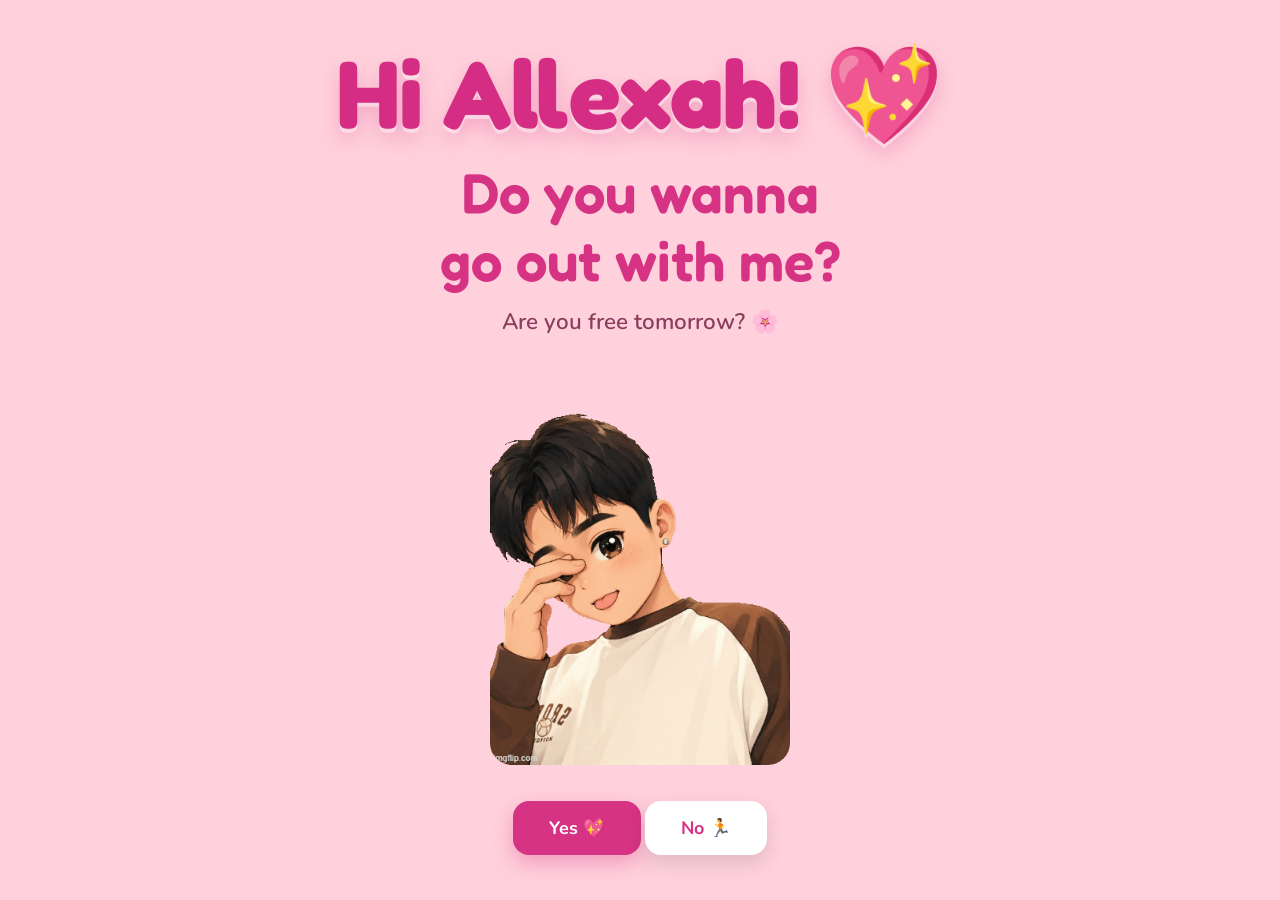
<file: index.html>
<!DOCTYPE html>
<html lang="en">

<head>
    <meta charset="UTF-8">
    <meta name="viewport" content="width=device-width, initial-scale=1.0">

    <title>Will You Go Out With Me? ❤️</title>

   <link href="https://fonts.googleapis.com/css2?family=Fredoka:wght@400;500;600;700&family=Nunito:wght@400;700;900&display=swap" rel="stylesheet">
    <link rel="stylesheet" href="styles.css">
</head>

<body>

    <div class="container">

        <!-- Greeting -->
        <h1 class="greeting">
            Hi Allexah! 💖
        </h1>

        <!-- Main Question -->
        <h1 class="header_text">
            Do you wanna <br>
            go out with me?
        </h1>

        <!-- Subtitle -->
        <h2 class="sub_text">
            Are you free tomorrow? 🌸
        </h2>

        <!-- GIF -->
        <div class="gif_container">
            <img src="cute.gif" alt="Cute GIF">
        </div>

        <!-- Buttons -->
        <div class="buttons">

            <button class="btn yes-btn" onclick="nextPage()">
                Yes 💖
            </button>

            <button
                class="btn no-btn"
                id="noButton"
                onmouseover="moveButton()"
                onclick="moveButton()">
                No 🏃
            </button>

        </div>

    </div>

    <!-- Background Music -->
    <audio id="bgMusic" autoplay loop>
        <source src="music.mp3" type="audio/mpeg">
        Your browser does not support the audio element.
    </audio>

    <script>

        const music = document.getElementById("bgMusic");

        // Try to play music
        window.addEventListener("load", () => {

            music.volume = 0.4;

            music.play().catch(error => {
                console.log("Autoplay was blocked by the browser.");
            });

        });

        // Go to Yes page
        function nextPage() {
            window.location.href = "yes.html";
        }

        // Move the No button randomly
        function moveButton() {

            const button = document.getElementById("noButton");

            const maxX = window.innerWidth - button.offsetWidth;
            const maxY = window.innerHeight - button.offsetHeight;

            const randomX = Math.random() * maxX;
            const randomY = Math.random() * maxY;

            button.style.position = "fixed";
            button.style.left = randomX + "px";
            button.style.top = randomY + "px";

        }

    </script>

</body>

</html>
</file>
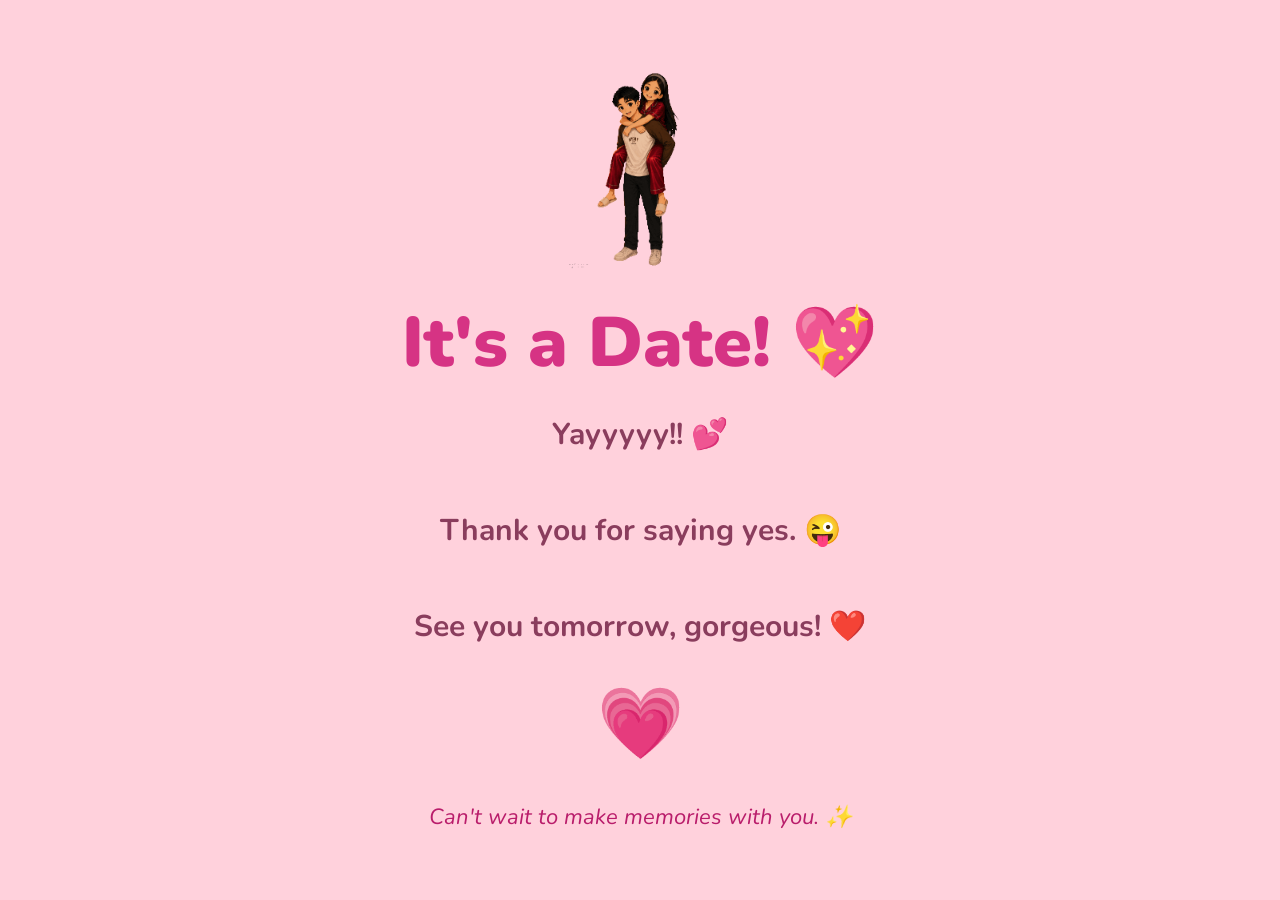
<file: final.html>
<!DOCTYPE html>
<html lang="en">

<head>
    <meta charset="UTF-8">
    <meta name="viewport" content="width=device-width, initial-scale=1.0">
    <title>It's a Date! ❤️</title>

    <link href="https://fonts.googleapis.com/css2?family=Nunito:wght@400;700;900&display=swap" rel="stylesheet">

    <style>
        * {
            margin: 0;
            padding: 0;
            box-sizing: border-box;
        }

        body {
            min-height: 100vh;
            background: #FFD1DC;
            font-family: 'Nunito', sans-serif;
            display: flex;
            justify-content: center;
            align-items: center;
            overflow: hidden;
            position: relative;
        }

        .container {
            text-align: center;
            padding: 30px;
            z-index: 2;
        }

   .celebrate-gif {
    width: 150px;
    height: auto;
    max-width: 90%;
    margin-bottom: 20px;
}
        h1 {
            font-size: 70px;
            color: #d63384;
            font-weight: 900;
            margin-bottom: 20px;
        }

        .message {
            font-size: 30px;
            color: #8a3d5d;
            line-height: 1.6;
            font-weight: 700;
            margin-bottom: 25px;
        }

        .heart {
            font-size: 70px;
            animation: pulse 1.3s infinite;
        }

        @keyframes pulse {
            0%, 100% {
                transform: scale(1);
            }

            50% {
                transform: scale(1.15);
            }
        }

        .floating-heart {
            position: absolute;
            bottom: -40px;
            font-size: 28px;
            animation: floatUp linear forwards;
        }

        @keyframes floatUp {
            from {
                transform: translateY(0);
                opacity: 0;
            }

            20% {
                opacity: 1;
            }

            to {
                transform: translateY(-110vh);
                opacity: 0;
            }
        }

        .footer {
            margin-top: 30px;
            font-size: 22px;
            color: #b91d6b;
            font-style: italic;
        }
    </style>
</head>

<body>

    <div class="container">

        <!-- Replace with your favorite cute GIF -->
        <img src="backhug.gif" alt="backhug" class="celebrate-gif">

        <h1>It's a Date! 💖</h1>

        <div class="message">
            Yayyyyy!! 💕<br><br>

            Thank you for saying yes.  😜 <br><br>

            <strong>See you tomorrow, gorgeous! ❤️</strong>
        </div>

        <div class="heart">💗</div>

        <div class="footer">
            Can't wait to make memories with you. ✨
        </div>

    </div>

    <!-- Background Music -->
    <audio id="bgMusic" loop>
        <source src="music.mp3" type="audio/mpeg">
    </audio>

    <script>
        // Continue background music
        const music = document.getElementById("bgMusic");

        if (localStorage.getItem("musicStarted") === "true") {

            const savedTime = localStorage.getItem("musicTime");

            if (savedTime) {
                music.currentTime = parseFloat(savedTime);
            }

            music.play().catch(() => { });

        }

        setInterval(() => {
            if (!music.paused) {
                localStorage.setItem("musicTime", music.currentTime);
            }
        }, 500);

        // Floating hearts
        function createHeart() {

            const heart = document.createElement("div");

            heart.className = "floating-heart";
            heart.innerHTML = ["💖", "💕", "💗", "💞", "❤️"][Math.floor(Math.random() * 5)];

            heart.style.left = Math.random() * 100 + "vw";
            heart.style.animationDuration = (4 + Math.random() * 3) + "s";

            document.body.appendChild(heart);

            setTimeout(() => {
                heart.remove();
            }, 7000);
        }

        setInterval(createHeart, 300);
    </script>

</body>

</html>
</file>
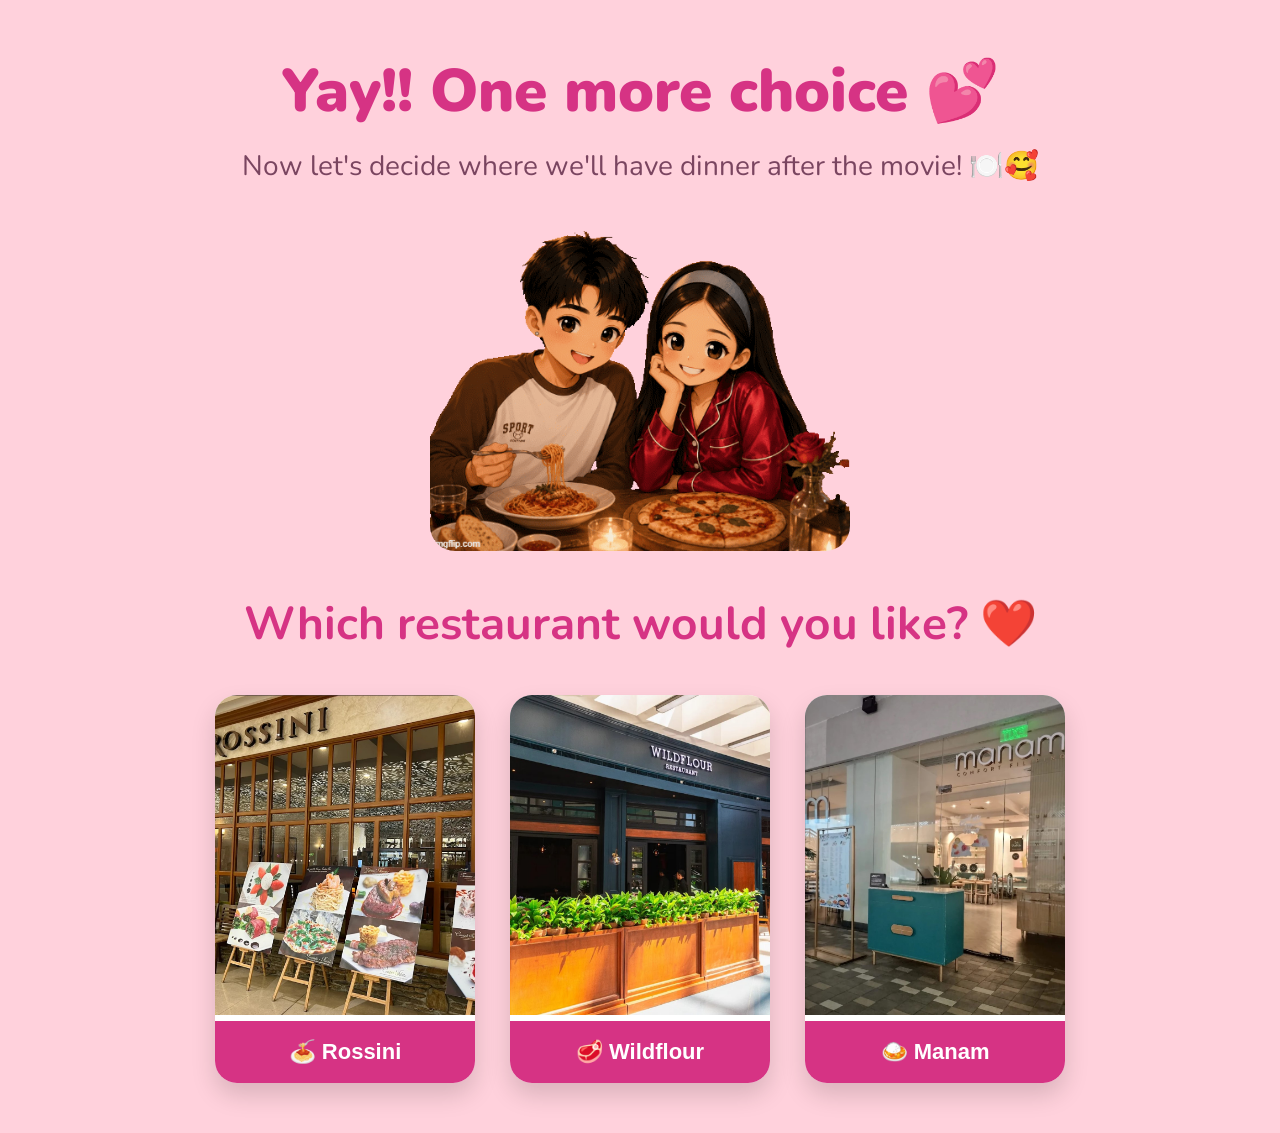
<file: restaurant.html>
<!DOCTYPE html>
<html lang="en">

<head>
    <meta charset="UTF-8">
    <meta name="viewport" content="width=device-width, initial-scale=1.0">

    <title>Dinner Date ❤️</title>

    <link href="https://fonts.googleapis.com/css2?family=Nunito:wght@400;700;900&display=swap" rel="stylesheet">
    <link rel="stylesheet" href="restaurant_style.css">
</head>

<body>

    <div class="container">

        <h1 class="header_text">
            Yay!! One more choice 💕
        </h1>

        <p class="message">
            Now let's decide where we'll have dinner after the movie! 🍽️🥰
        </p>

        <!-- Cute Eating GIF -->
        <div class="gif_container">
            <img src="eating.gif" alt="Cute Dinner Date" class="eating_gif">
        </div>

        <h2 class="restaurant_title">
            Which restaurant would you like? ❤️
        </h2>

        <div class="restaurant_container">

            <!-- Rossini -->
            <div class="restaurant_card">
                <img src="rossini.jpeg" alt="Rossini">

                <button onclick="chooseRestaurant('Rossini')">
                    🍝 Rossini
                </button>
            </div>

            <!-- Wildflour -->
            <div class="restaurant_card">
                <img src="wildflour.jpeg" alt="Wildflour">

                <button onclick="chooseRestaurant('Wildflour')">
                    🥩 Wildflour
                </button>
            </div>

            <!-- Manam -->
            <div class="restaurant_card">
                <img src="manam.jpeg" alt="Manam">

                <button onclick="chooseRestaurant('Manam')">
                    🍛 Manam
                </button>
            </div>

        </div>

    </div>

    <!-- Background Music -->
    <audio id="bgMusic" loop>
        <source src="music.mp3" type="audio/mpeg">
    </audio>

    <script>

        // ==========================
        // Background Music
        // ==========================

        const music = document.getElementById("bgMusic");

        if (localStorage.getItem("musicStarted") === "true") {

            const savedTime = localStorage.getItem("musicTime");

            if (savedTime) {
                music.currentTime = parseFloat(savedTime);
            }

            music.play().catch(() => {});

        }

        setInterval(() => {

            if (!music.paused) {
                localStorage.setItem("musicTime", music.currentTime);
            }

        }, 500);

        // ==========================
        // Restaurant Selection
        // ==========================

        function chooseRestaurant(restaurant) {

            // Save restaurant (optional, for future use)
            localStorage.setItem("selectedRestaurant", restaurant);

            // Go to the final page
            window.location.href = "final.html";
        }

    </script>

</body>

</html>
</file>
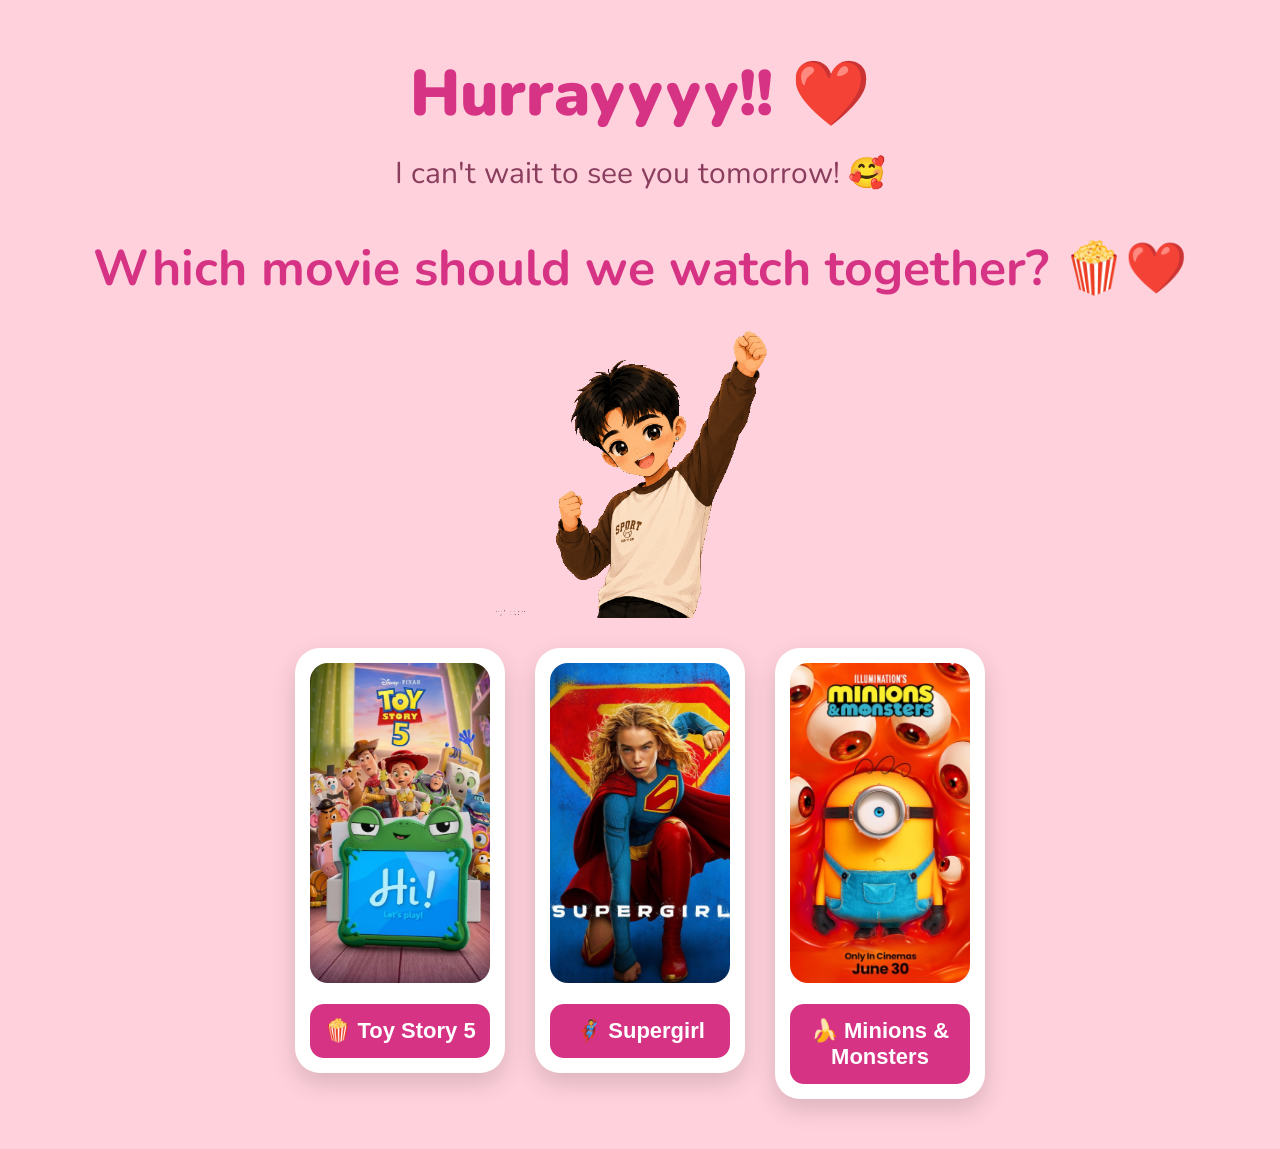
<file: yes.html>
<!DOCTYPE html>
<html lang="en">

<head>
    <meta charset="UTF-8">
    <meta name="viewport" content="width=device-width, initial-scale=1.0">
    <title>Our Movie Date 🎬</title>

    <link href="https://fonts.googleapis.com/css2?family=Nunito:wght@400;700;900&display=swap" rel="stylesheet">
    <link rel="stylesheet" href="yes_style.css">
</head>

<body>

    <div class="container">

        <h1 class="header_text">
            Hurrayyyy!! ❤️
        </h1>

        <p class="message">
            I can't wait to see you tomorrow! 🥰
        </p>

        <h2 class="movie_title">
            Which movie should we watch together? 🍿❤️
        </h2>

        <!-- Jumping Chibi -->
        <img src="Jump.gif" alt="Happy Jump" class="jump-gif">

        <div class="movie_container">

            <!-- Toy Story -->
            <div class="movie_card">
                <img src="toy story.jpg" alt="Toy Story 5">

                <button onclick="window.location.href='restaurant.html'">
                    🍿 Toy Story 5
                </button>
            </div>

            <!-- Supergirl -->
            <div class="movie_card">
                <img src="supergirl1.jpg" alt="Supergirl">

                <button onclick="window.location.href='restaurant.html'">
                    🦸 Supergirl
                </button>
            </div>

            <!-- Minions -->
            <div class="movie_card">
                <img src="minions1.jpg" alt="Minions & Monsters">

                <button onclick="window.location.href='restaurant.html'">
                    🍌 Minions & Monsters
                </button>
            </div>

        </div>

    </div>

    <!-- Background Music -->
    <audio id="bgMusic" loop>
        <source src="music.mp3" type="audio/mpeg">
    </audio>

    <script>
        // ==========================
        // Background Music
        // ==========================

        const music = document.getElementById("bgMusic");

        if (localStorage.getItem("musicStarted") === "true") {

            const savedTime = localStorage.getItem("musicTime");

            if (savedTime) {
                music.currentTime = parseFloat(savedTime);
            }

            music.play().catch(() => {});
        }

        setInterval(() => {

            if (!music.paused) {
                localStorage.setItem("musicTime", music.currentTime);
            }

        }, 500);
    </script>

</body>

</html>
</file>
<file: styles.css>
/* ===========================
   RESET
=========================== */
*{
    margin:0;
    padding:0;
    box-sizing:border-box;
}

/* ===========================
   BODY
=========================== */
body{
    min-height:100vh;
    display:flex;
    justify-content:center;
    align-items:center;
    background:#FFD1DC;
    font-family:'Nunito',sans-serif;
    overflow:hidden;
}

/* ===========================
   CONTAINER
=========================== */
.container{
    text-align:center;
    max-width:900px;
    width:90%;
    animation:fadeIn 0.8s ease;
}

/* ===========================
   GREETING
=========================== */
.greeting{
    font-family:'Fredoka',sans-serif;
    font-size:6rem;
    font-weight:700;
    color:#D62D84;
    line-height:1;
    margin-bottom:18px;
    text-shadow:
        0 4px 0 rgba(255,255,255,.45),
        0 10px 20px rgba(214,45,132,.25);
    animation:bounceIn .8s ease;
}

/* ===========================
   QUESTION
=========================== */
.header_text{
    font-family:'Fredoka',sans-serif;
    font-size:3.5rem;
    font-weight:600;
    color:#D63384;
    line-height:1.2;
    margin-bottom:12px;
}

/* ===========================
   SUBTITLE
=========================== */
.sub_text{
    font-size:1.4rem;
    font-weight:600;
    color:#8a3d5d;
    margin-bottom:28px;
}

/* ===========================
   GIF
=========================== */
.gif_container img{
    width:300px;
    border-radius:22px;
    transition:.3s ease;
}

.gif_container img:hover{
    transform:scale(1.05);
}

/* ===========================
   BUTTONS
=========================== */
.buttons{
    margin-top:30px;
}

.btn{
    padding:15px 36px;
    border:none;
    border-radius:16px;
    font-size:18px;
    font-weight:700;
    cursor:pointer;
    transition:.25s ease;
    font-family:'Nunito',sans-serif;
}

.yes-btn{
    background:#D63384;
    color:white;
    box-shadow:0 8px 20px rgba(214,51,132,.35);
}

.yes-btn:hover{
    background:#C71E76;
    transform:translateY(-3px) scale(1.08);
}

.no-btn{
    background:white;
    color:#D63384;
    box-shadow:0 8px 20px rgba(0,0,0,.12);
}

.no-btn:hover{
    transform:scale(1.08);
}

/* ===========================
   ANIMATIONS
=========================== */
@keyframes fadeIn{
    from{
        opacity:0;
        transform:translateY(20px);
    }
    to{
        opacity:1;
        transform:translateY(0);
    }
}

@keyframes bounceIn{
    0%{
        opacity:0;
        transform:scale(.5);
    }
    60%{
        transform:scale(1.08);
    }
    100%{
        opacity:1;
        transform:scale(1);
    }
}

/* ===========================
   MOBILE
=========================== */
@media (max-width:768px){

    .greeting{
        font-size:3.8rem;
    }

    .header_text{
        font-size:2.3rem;
    }

    .sub_text{
        font-size:1.1rem;
    }

    .gif_container img{
        width:230px;
    }

    .btn{
        padding:13px 28px;
        font-size:16px;
    }
}
</file>
<file: restaurant_style.css>
/* ===========================
   RESET
=========================== */

*{
    margin:0;
    padding:0;
    box-sizing:border-box;
}

/* ===========================
   BODY
=========================== */

body{
    background:#FFD1DC;
    font-family:'Nunito',sans-serif;
    min-height:100vh;
}

/* ===========================
   MAIN CONTAINER
=========================== */

.container{
    width:90%;
    max-width:1200px;
    margin:auto;
    text-align:center;
    padding:50px 20px;
}

/* ===========================
   HEADER
=========================== */

.header_text{
    font-size:60px;
    color:#d63384;
    font-weight:900;
    margin-bottom:15px;
}

.message{
    font-size:28px;
    color:#7a4560;
    margin-bottom:30px;
}

/* ===========================
   GIF
=========================== */

.gif_container{
    margin-bottom:35px;
}

.eating_gif{
    width:420px;
    max-width:90%;
    height:auto;
    border-radius:25px;
}

/* ===========================
   TITLE
=========================== */

.restaurant_title{
    font-size:46px;
    color:#d63384;
    margin-bottom:40px;
}

/* ===========================
   RESTAURANT CONTAINER
=========================== */

.restaurant_container{
    display:flex;
    justify-content:center;
    gap:35px;
    flex-wrap:wrap;
}

/* ===========================
   CARD
=========================== */

.restaurant_card{
    width:260px;
    background:white;
    border-radius:22px;
    overflow:hidden;
    box-shadow:0 12px 25px rgba(0,0,0,.15);
    transition:.3s;
}

.restaurant_card:hover{
    transform:translateY(-10px);
}

.restaurant_card img{
    width:100%;
    height:320px;
    object-fit:cover;
}

/* ===========================
   BUTTON
=========================== */

.restaurant_card button{
    width:100%;
    border:none;
    padding:18px;
    background:#d63384;
    color:white;
    font-size:22px;
    font-weight:700;
    cursor:pointer;
    transition:.3s;
}

.restaurant_card button:hover{
    background:#b91d6b;
}

/* ===========================
   RESPONSIVE
=========================== */

@media(max-width:900px){

    .header_text{
        font-size:42px;
    }

    .message{
        font-size:22px;
    }

    .restaurant_title{
        font-size:34px;
    }

    .eating_gif{
        width:300px;
    }

    .restaurant_card{
        width:220px;
    }

    .restaurant_card img{
        height:270px;
    }

}

@media(max-width:600px){

    .header_text{
        font-size:34px;
    }

    .message{
        font-size:18px;
    }

    .restaurant_title{
        font-size:28px;
    }

    .eating_gif{
        width:220px;
    }

    .restaurant_card{
        width:90%;
        max-width:320px;
    }

}
</file>
<file: yes_style.css>
/* ==========================
   Reset
========================== */

* {
    margin: 0;
    padding: 0;
    box-sizing: border-box;
}

/* ==========================
   Body
========================== */

body {
    min-height: 100vh;
    background: #FFD1DC;
    font-family: 'Nunito', sans-serif;
    display: flex;
    justify-content: center;
    align-items: center;
    overflow-x: hidden;
}

/* ==========================
   Main Container
========================== */

.container {
    width: 100%;
    max-width: 1200px;
    text-align: center;
    padding: 50px 20px;
}

/* ==========================
   Headings
========================== */

.header_text {
    font-size: 64px;
    font-weight: 900;
    color: #d63384;
    margin-bottom: 15px;
}

.message {
    font-size: 30px;
    color: #8a3d5d;
    margin-bottom: 40px;
}

.movie_title {
    font-size: 50px;
    color: #d63384;
    margin-bottom: 15px;
}

/* ==========================
   Jumping GIF
========================== */

.jump-gif {
    display: block;
    width: 300px;   /* Bigger */
    max-width: 100%;
    height: auto;
    margin: 0 auto 30px;
    pointer-events: none;
    user-select: none;
}

/* ==========================
   Movie Cards
========================== */

.movie_container {
    display: flex;
    justify-content: center;
    align-items: flex-start;
    flex-wrap: wrap;
    gap: 30px;
}

.movie_card {
    width: 210px;
    background: #fff;
    border-radius: 25px;
    padding: 15px;
    box-shadow: 0 10px 25px rgba(0, 0, 0, 0.15);
    transition: transform .3s ease;
}

.movie_card:hover {
    transform: translateY(-8px) scale(1.03);
}

.movie_card img {
    width: 100%;
    height: 320px;
    object-fit: cover;
    border-radius: 18px;
}

.movie_card button {
    width: 100%;
    margin-top: 15px;
    padding: 14px;
    border: none;
    border-radius: 14px;
    background: #d63384;
    color: #fff;
    font-size: 22px;
    font-weight: 700;
    cursor: pointer;
    transition: .3s;
}

.movie_card button:hover {
    background: #b91d6b;
    transform: scale(1.03);
}

/* ==========================
   Responsive
========================== */

@media (max-width: 900px) {

    .container {
        padding: 40px 15px;
    }

    .header_text {
        font-size: 46px;
    }

    .message {
        font-size: 22px;
    }

    .movie_title {
        font-size: 32px;
    }

    .jump-gif {
        width: 170px;
        margin-bottom: 20px;
    }

    .movie_container {
        gap: 20px;
    }

    .movie_card {
        width: 180px;
    }

    .movie_card img {
        height: 270px;
    }

    .movie_card button {
        font-size: 18px;
    }
}
</file>
